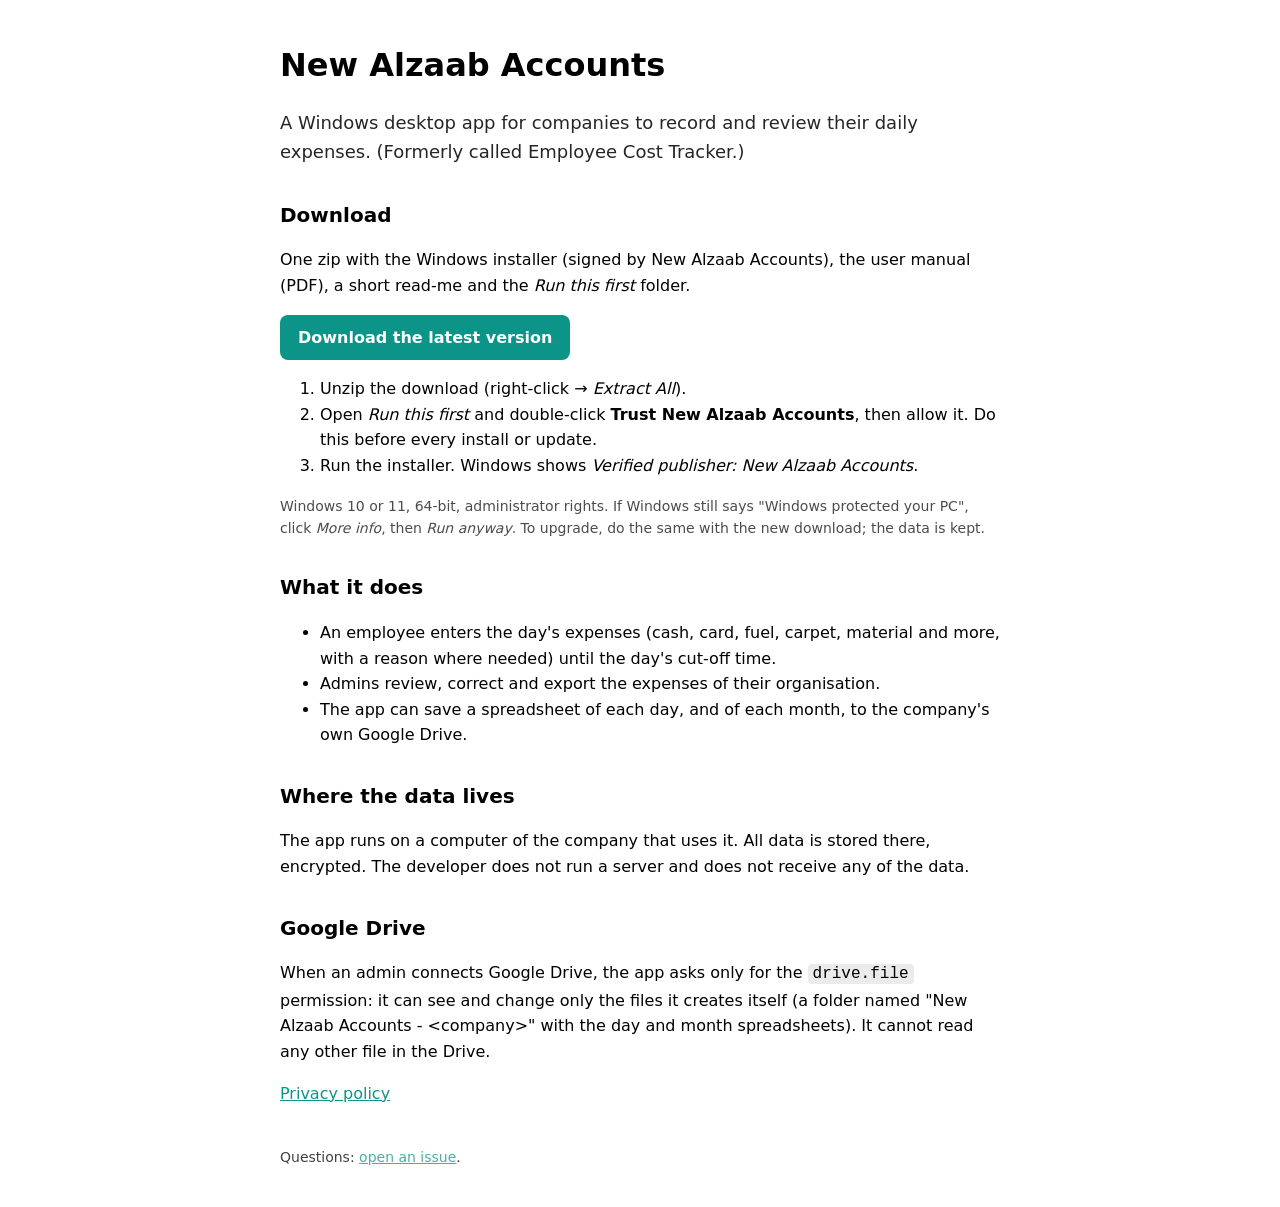
<file: index.html>
<!doctype html>
<html lang="en">
<head>
  <meta charset="utf-8">
  <meta name="viewport" content="width=device-width, initial-scale=1">
  <title>New Alzaab Accounts</title>
  <link rel="stylesheet" href="style.css">
</head>
<body>
  <main>
    <h1>New Alzaab Accounts</h1>
    <p class="lead">A Windows desktop app for companies to record and review their daily expenses.
      (Formerly called Employee Cost Tracker.)</p>

    <h2>Download</h2>
    <p>One zip with the Windows installer (signed by New Alzaab Accounts), the user manual (PDF), a short read-me
      and the <em>Run this first</em> folder.</p>
    <p><a class="button" href="https://github.com/z4kir/ect-site/releases/latest">Download the latest version</a></p>
    <ol>
      <li>Unzip the download (right-click → <em>Extract All</em>).</li>
      <li>Open <em>Run this first</em> and double-click <strong>Trust New Alzaab Accounts</strong>, then allow it.
        Do this before every install or update.</li>
      <li>Run the installer. Windows shows <em>Verified publisher: New Alzaab Accounts</em>.</li>
    </ol>
    <p class="muted">Windows 10 or 11, 64-bit, administrator rights. If Windows still says "Windows protected your
      PC", click <em>More info</em>, then <em>Run anyway</em>. To upgrade, do the same with the new download; the
      data is kept.</p>

    <h2>What it does</h2>
    <ul>
      <li>An employee enters the day's expenses (cash, card, fuel, carpet, material and more, with a reason where
        needed) until the day's cut-off time.</li>
      <li>Admins review, correct and export the expenses of their organisation.</li>
      <li>The app can save a spreadsheet of each day, and of each month, to the company's own Google Drive.</li>
    </ul>

    <h2>Where the data lives</h2>
    <p>The app runs on a computer of the company that uses it. All data is stored there, encrypted.
      The developer does not run a server and does not receive any of the data.</p>

    <h2>Google Drive</h2>
    <p>When an admin connects Google Drive, the app asks only for the <code>drive.file</code> permission:
      it can see and change only the files it creates itself (a folder named "New Alzaab Accounts - &lt;company&gt;"
      with the day and month spreadsheets). It cannot read any other file in the Drive.</p>

    <p><a href="privacy.html">Privacy policy</a></p>
  </main>
  <footer>Questions: <a href="https://github.com/z4kir/ect-site/issues">open an issue</a>.</footer>
</body>
</html>
</file>
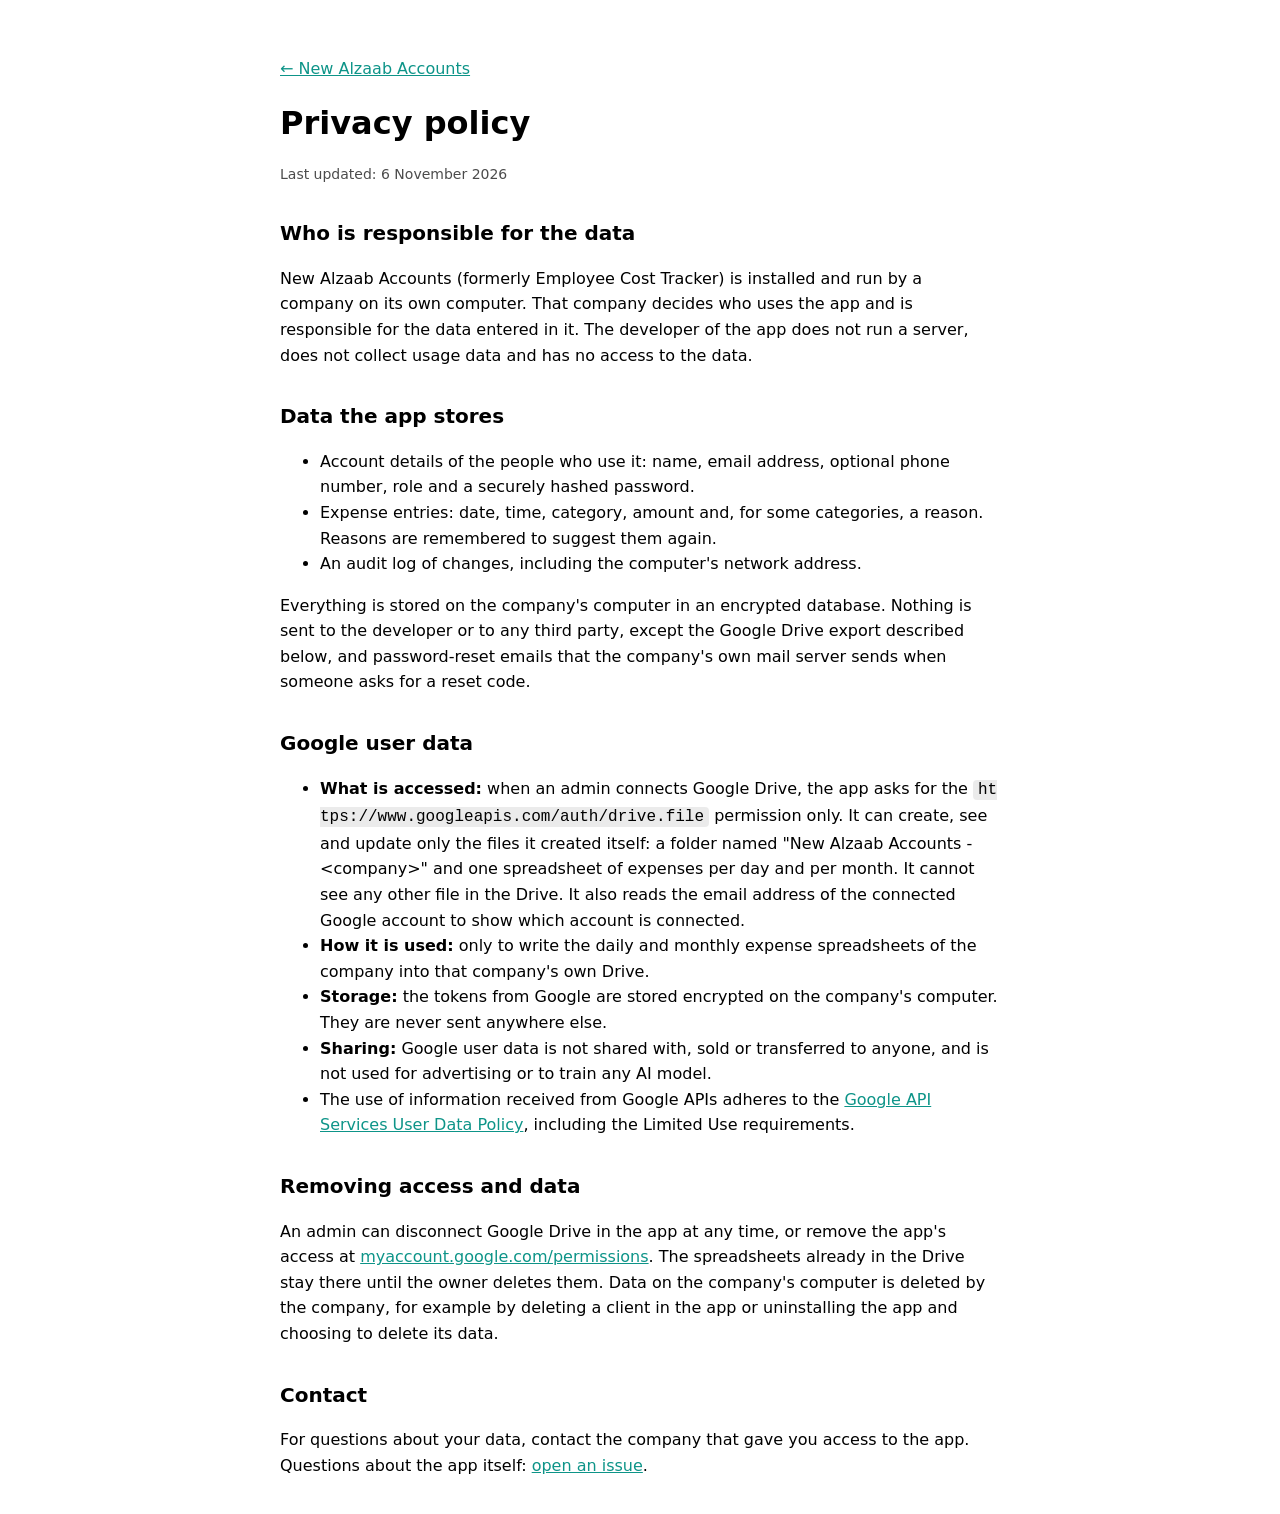
<file: privacy.html>
<!doctype html>
<html lang="en">
<head>
  <meta charset="utf-8">
  <meta name="viewport" content="width=device-width, initial-scale=1">
  <title>Privacy policy · New Alzaab Accounts</title>
  <link rel="stylesheet" href="style.css">
</head>
<body>
  <main>
    <p><a href="./">← New Alzaab Accounts</a></p>
    <h1>Privacy policy</h1>
    <p class="muted">Last updated: 6 November 2026</p>

    <h2>Who is responsible for the data</h2>
    <p>New Alzaab Accounts (formerly Employee Cost Tracker) is installed and run by a company on its own computer. That company decides
      who uses the app and is responsible for the data entered in it. The developer of the app does not run
      a server, does not collect usage data and has no access to the data.</p>

    <h2>Data the app stores</h2>
    <ul>
      <li>Account details of the people who use it: name, email address, optional phone number, role and a
        securely hashed password.</li>
      <li>Expense entries: date, time, category, amount and, for some categories, a reason. Reasons are remembered
        to suggest them again.</li>
      <li>An audit log of changes, including the computer's network address.</li>
    </ul>
    <p>Everything is stored on the company's computer in an encrypted database. Nothing is sent to the developer
      or to any third party, except the Google Drive export described below, and password-reset emails that
      the company's own mail server sends when someone asks for a reset code.</p>

    <h2>Google user data</h2>
    <ul>
      <li><strong>What is accessed:</strong> when an admin connects Google Drive, the app asks for the
        <code>https://www.googleapis.com/auth/drive.file</code> permission only. It can create, see and update
        only the files it created itself: a folder named "New Alzaab Accounts - &lt;company&gt;" and one spreadsheet
        of expenses per day and per month. It cannot see any other file in the Drive. It also reads the email address of the connected
        Google account to show which account is connected.</li>
      <li><strong>How it is used:</strong> only to write the daily and monthly expense spreadsheets of the company into
        that company's own Drive.</li>
      <li><strong>Storage:</strong> the tokens from Google are stored encrypted on the company's
        computer. They are never sent anywhere else.</li>
      <li><strong>Sharing:</strong> Google user data is not shared with, sold or transferred to anyone, and
        is not used for advertising or to train any AI model.</li>
      <li>The use of information received from Google APIs adheres to the
        <a href="https://developers.google.com/terms/api-services-user-data-policy">Google API Services User Data
        Policy</a>, including the Limited Use requirements.</li>
    </ul>

    <h2>Removing access and data</h2>
    <p>An admin can disconnect Google Drive in the app at any time, or remove the app's access at
      <a href="https://myaccount.google.com/permissions">myaccount.google.com/permissions</a>. The spreadsheets
      already in the Drive stay there until the owner deletes them. Data on the company's computer is deleted
      by the company, for example by deleting a client in the app or uninstalling the app and choosing to
      delete its data.</p>

    <h2>Contact</h2>
    <p>For questions about your data, contact the company that gave you access to the app. Questions about the
      app itself: <a href="https://github.com/z4kir/ect-site/issues">open an issue</a>.</p>
  </main>
</body>
</html>
</file>
<file: style.css>
:root { color-scheme: light dark; --accent: #0d9488; }
body { margin: 0; font: 16px/1.6 system-ui, "Segoe UI", sans-serif; background: Canvas; color: CanvasText; }
main { max-width: 720px; margin: 0 auto; padding: 40px 16px 24px; }
footer { max-width: 720px; margin: 0 auto; padding: 0 16px 40px; opacity: .75; font-size: 14px; }
h1 { margin: 0 0 8px; font-size: 32px; }
h2 { margin-top: 32px; font-size: 20px; }
.lead { font-size: 18px; opacity: .85; }
.muted { opacity: .7; font-size: 14px; }
a { color: var(--accent); }
.button { display: inline-block; padding: 10px 18px; border-radius: 8px; background: var(--accent); color: #fff;
  font-weight: 600; text-decoration: none; }
.button:hover { filter: brightness(1.1); }
code { background: color-mix(in srgb, CanvasText 8%, transparent); padding: 1px 5px; border-radius: 4px; word-break: break-all; }
</file>
